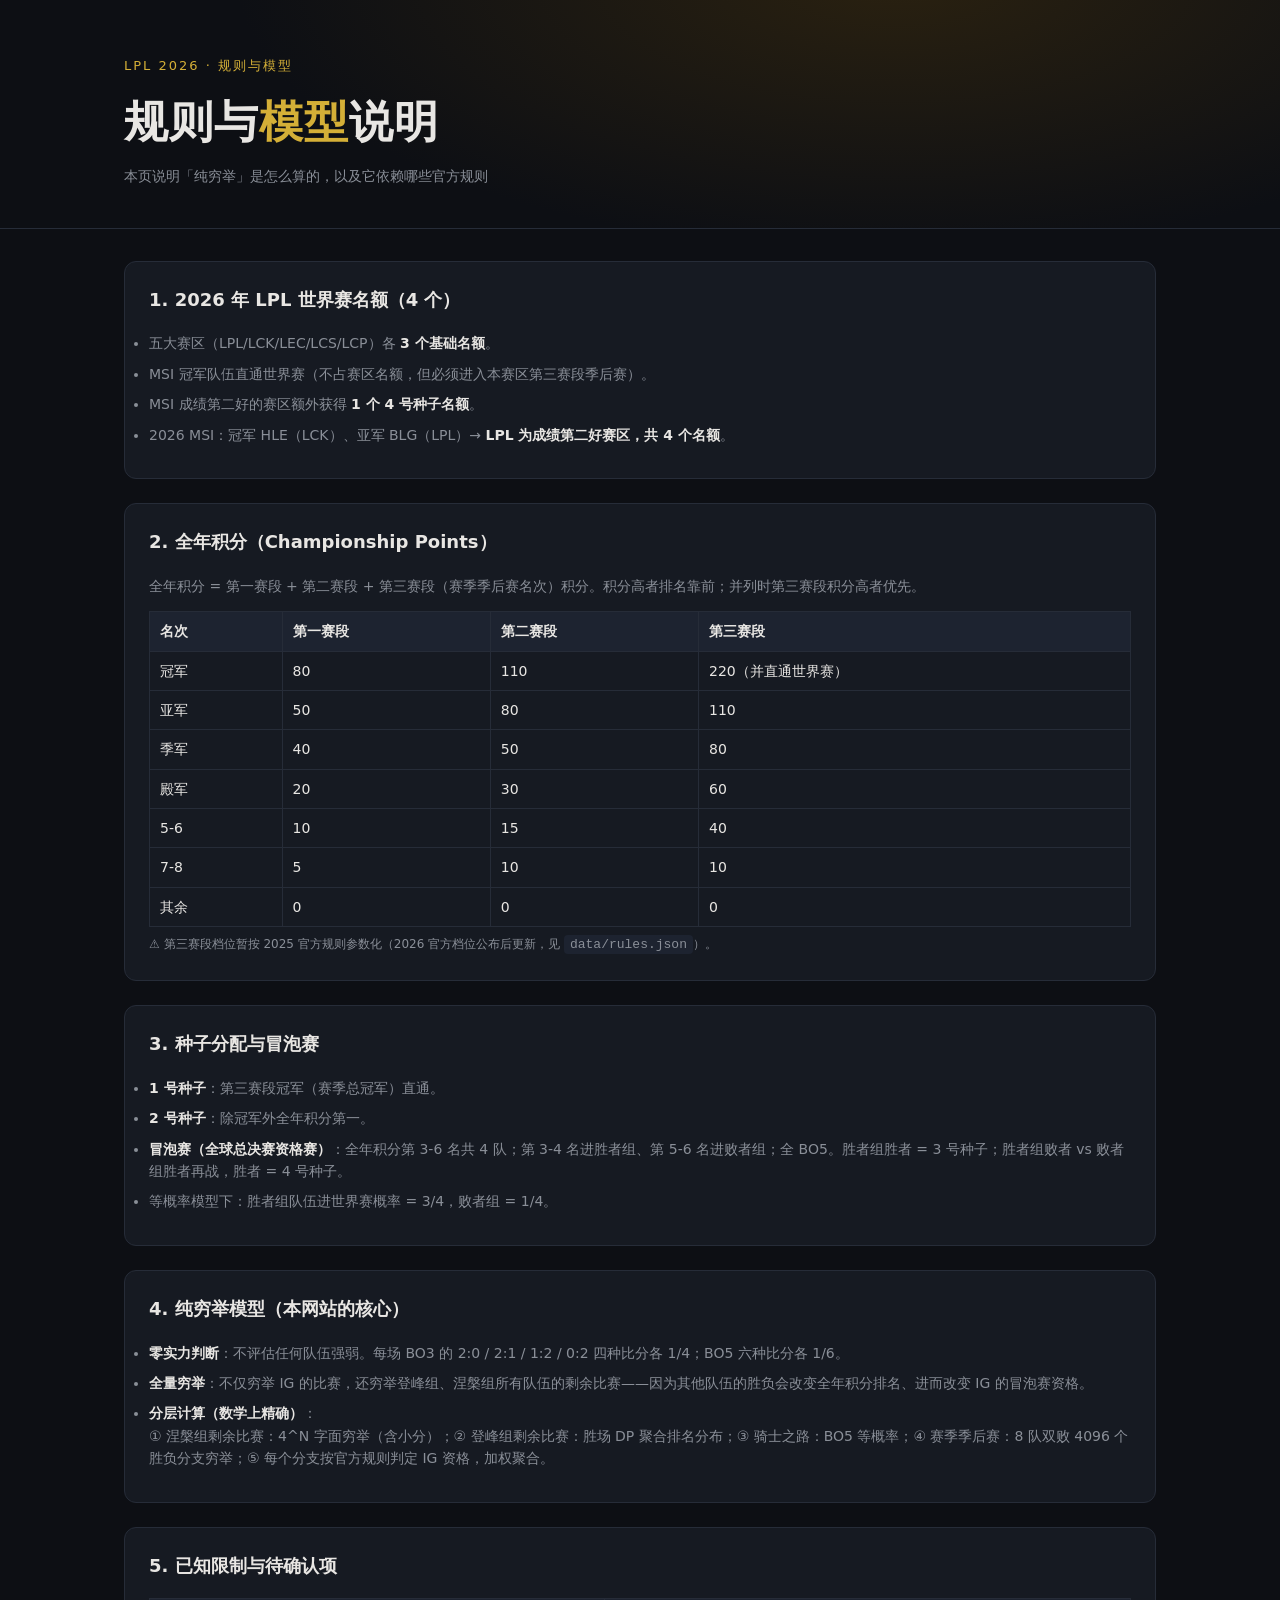
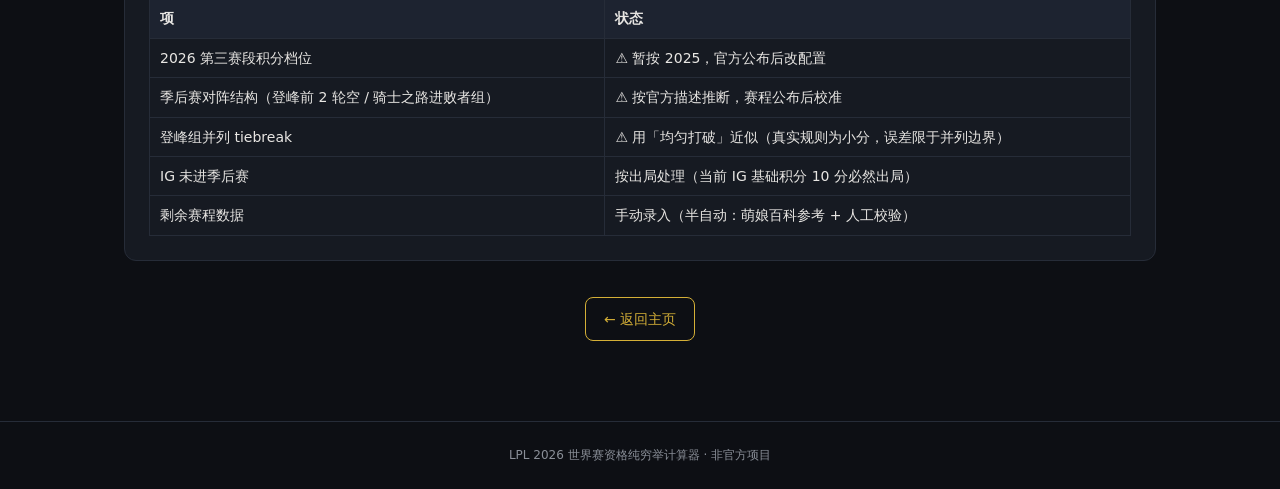
<file: docs/rules.html>
<!DOCTYPE html>
<html lang="zh-CN">
<head>
<meta charset="UTF-8">
<meta name="viewport" content="width=device-width, initial-scale=1.0">
<title>规则与模型说明 · IG 进世界赛概率</title>
<link rel="stylesheet" href="style.css">
</head>
<body>
<header class="hero">
  <div class="hero-inner">
    <div>
      <div class="kicker">LPL 2026 · 规则与模型</div>
      <h1>规则与<span class="accent">模型</span>说明</h1>
      <div class="subtitle">本页说明「纯穷举」是怎么算的，以及它依赖哪些官方规则</div>
    </div>
  </div>
</header>

<main>
  <section class="panel">
    <h2>1. 2026 年 LPL 世界赛名额（4 个）</h2>
    <ul class="model-note">
      <li>五大赛区（LPL/LCK/LEC/LCS/LCP）各 <strong>3 个基础名额</strong>。</li>
      <li>MSI 冠军队伍直通世界赛（不占赛区名额，但必须进入本赛区第三赛段季后赛）。</li>
      <li>MSI 成绩第二好的赛区额外获得 <strong>1 个 4 号种子名额</strong>。</li>
      <li>2026 MSI：冠军 HLE（LCK）、亚军 BLG（LPL）→ <strong>LPL 为成绩第二好赛区，共 4 个名额</strong>。</li>
    </ul>
  </section>

  <section class="panel">
    <h2>2. 全年积分（Championship Points）</h2>
    <p style="color:var(--muted);font-size:14px;margin-bottom:14px">
      全年积分 = 第一赛段 + 第二赛段 + 第三赛段（赛季季后赛名次）积分。积分高者排名靠前；并列时第三赛段积分高者优先。</p>
    <table>
      <tr><th>名次</th><th>第一赛段</th><th>第二赛段</th><th>第三赛段</th></tr>
      <tr><td>冠军</td><td>80</td><td>110</td><td>220（并直通世界赛）</td></tr>
      <tr><td>亚军</td><td>50</td><td>80</td><td>110</td></tr>
      <tr><td>季军</td><td>40</td><td>50</td><td>80</td></tr>
      <tr><td>殿军</td><td>20</td><td>30</td><td>60</td></tr>
      <tr><td>5-6</td><td>10</td><td>15</td><td>40</td></tr>
      <tr><td>7-8</td><td>5</td><td>10</td><td>10</td></tr>
      <tr><td>其余</td><td>0</td><td>0</td><td>0</td></tr>
    </table>
    <p style="color:var(--muted);font-size:12px;margin-top:8px">⚠️ 第三赛段档位暂按 2025 官方规则参数化（2026 官方档位公布后更新，见 <code>data/rules.json</code>）。</p>
  </section>

  <section class="panel">
    <h2>3. 种子分配与冒泡赛</h2>
    <ul class="model-note">
      <li><strong>1 号种子</strong>：第三赛段冠军（赛季总冠军）直通。</li>
      <li><strong>2 号种子</strong>：除冠军外全年积分第一。</li>
      <li><strong>冒泡赛（全球总决赛资格赛）</strong>：全年积分第 3-6 名共 4 队；第 3-4 名进胜者组、第 5-6 名进败者组；全 BO5。胜者组胜者 = 3 号种子；胜者组败者 vs 败者组胜者再战，胜者 = 4 号种子。</li>
      <li>等概率模型下：胜者组队伍进世界赛概率 = 3/4，败者组 = 1/4。</li>
    </ul>
  </section>

  <section class="panel">
    <h2>4. 纯穷举模型（本网站的核心）</h2>
    <ul class="model-note">
      <li><strong>零实力判断</strong>：不评估任何队伍强弱。每场 BO3 的 2:0 / 2:1 / 1:2 / 0:2 四种比分各 1/4；BO5 六种比分各 1/6。</li>
      <li><strong>全量穷举</strong>：不仅穷举 IG 的比赛，还穷举登峰组、涅槃组所有队伍的剩余比赛——因为其他队伍的胜负会改变全年积分排名、进而改变 IG 的冒泡赛资格。</li>
      <li><strong>分层计算（数学上精确）</strong>：
        <br>① 涅槃组剩余比赛：4^N 字面穷举（含小分）；② 登峰组剩余比赛：胜场 DP 聚合排名分布；③ 骑士之路：BO5 等概率；④ 赛季季后赛：8 队双败 4096 个胜负分支穷举；⑤ 每个分支按官方规则判定 IG 资格，加权聚合。
      </li>
    </ul>
  </section>

  <section class="panel">
    <h2>5. 已知限制与待确认项</h2>
    <table>
      <tr><th>项</th><th>状态</th></tr>
      <tr><td>2026 第三赛段积分档位</td><td>⚠️ 暂按 2025，官方公布后改配置</td></tr>
      <tr><td>季后赛对阵结构（登峰前 2 轮空 / 骑士之路进败者组）</td><td>⚠️ 按官方描述推断，赛程公布后校准</td></tr>
      <tr><td>登峰组并列 tiebreak</td><td>⚠️ 用「均匀打破」近似（真实规则为小分，误差限于并列边界）</td></tr>
      <tr><td>IG 未进季后赛</td><td>按出局处理（当前 IG 基础积分 10 分必然出局）</td></tr>
      <tr><td>剩余赛程数据</td><td>手动录入（半自动：萌娘百科参考 + 人工校验）</td></tr>
    </table>
  </section>

  <p style="text-align:center;margin-top:24px"><a class="btn" href="index.html">← 返回主页</a></p>
</main>

<footer>LPL 2026 世界赛资格纯穷举计算器 · 非官方项目</footer>
</body>
</html>
</file>
<file: docs/style.css>
:root {
  --bg: #0d0f14;
  --panel: #161a22;
  --line: #262c38;
  --text: #e8e6e3;
  --muted: #8a8f98;
  --ig: #e8e6e3;
  --gold: #d4af37;
  --seed1: #d4af37;
  --seed2: #c9a06c;
  --seed3: #6ea8fe;
  --seed4: #9d7bd8;
  --out: #4a5160;
}
* { box-sizing: border-box; margin: 0; padding: 0; }
body {
  background: var(--bg); color: var(--text);
  font-family: "PingFang SC", "Microsoft YaHei", system-ui, sans-serif;
  line-height: 1.6;
}
.hero { border-bottom: 1px solid var(--line);
  background: radial-gradient(1200px 500px at 70% -10%, #2a2110 0%, var(--bg) 55%); }
.hero-inner { max-width: 1080px; margin: 0 auto; padding: 56px 24px 40px;
  display: flex; justify-content: space-between; align-items: center; gap: 24px; flex-wrap: wrap; }
.kicker { color: var(--gold); font-size: 13px; letter-spacing: 2px; margin-bottom: 10px; }
h1 { font-size: 44px; font-weight: 800; letter-spacing: 1px; }
h1 .accent { color: var(--gold); }
.subtitle { color: var(--muted); margin-top: 8px; font-size: 14px; }
.hero-right { text-align: right; }
.big-number { font-size: 84px; font-weight: 900; color: var(--gold); line-height: 1; }
.big-label { color: var(--muted); font-size: 13px; margin-top: 8px; }
.stage-badge {
  display: inline-block; margin-top: 10px; padding: 6px 14px;
  background: rgba(212, 175, 55, .12); border: 1px solid var(--gold);
  color: var(--gold); border-radius: 999px; font-size: 13px; font-weight: 600;
}
main { max-width: 1080px; margin: 0 auto; padding: 32px 24px 80px; }
.cards { display: grid; grid-template-columns: repeat(4, 1fr); gap: 16px; margin-bottom: 32px; }
.card { background: var(--panel); border: 1px solid var(--line); border-radius: 12px; padding: 20px; }
.card-title { color: var(--muted); font-size: 13px; }
.card-num { font-size: 34px; font-weight: 800; margin: 6px 0; }
.card-desc { color: var(--muted); font-size: 12px; }
.panel { background: var(--panel); border: 1px solid var(--line); border-radius: 12px;
  padding: 24px; margin-bottom: 24px; }
.panel h2 { font-size: 18px; margin-bottom: 18px; }
.bar-row { display: flex; align-items: center; gap: 12px; margin-bottom: 12px; }
.bar-label { width: 88px; font-size: 13px; color: var(--muted); }
.bar-track { flex: 1; height: 18px; background: #0d0f14; border-radius: 9px; overflow: hidden; }
.bar-fill { height: 100%; border-radius: 9px; width: 0%; transition: width .6s ease; }
.bar-fill.seed1 { background: var(--seed1); }
.bar-fill.seed2 { background: var(--seed2); }
.bar-fill.seed3 { background: var(--seed3); }
.bar-fill.seed4 { background: var(--seed4); }
.bar-fill.out { background: var(--out); }
.bar-pct { width: 72px; text-align: right; font-variant-numeric: tabular-nums; font-size: 14px; }
.meta { color: var(--muted); font-size: 13px; margin-top: 12px; }
.chart { width: 100%; height: 320px; }
.chart-empty { color: var(--muted); padding: 40px 0; text-align: center; }
.model-note ul { padding-left: 20px; }
.model-note li { margin-bottom: 8px; color: var(--muted); font-size: 14px; }
.model-note strong { color: var(--text); }
.btn { display: inline-block; margin-top: 12px; padding: 10px 18px; border: 1px solid var(--gold);
  color: var(--gold); border-radius: 8px; text-decoration: none; font-size: 14px; }
.btn:hover { background: rgba(212, 175, 55, .1); }
footer { border-top: 1px solid var(--line); color: var(--muted); text-align: center;
  padding: 24px; font-size: 12px; }
table { width: 100%; border-collapse: collapse; font-size: 14px; }
th, td { border: 1px solid var(--line); padding: 8px 10px; text-align: left; }
th { background: #1d2330; }
code { background: #1d2330; padding: 2px 6px; border-radius: 4px; font-size: 13px; }
@media (max-width: 760px) {
  .cards { grid-template-columns: repeat(2, 1fr); }
  .big-number { font-size: 60px; }
  h1 { font-size: 32px; }
}

/* ===== 赛程模块 ===== */
.muted.small { font-size: 12px; font-weight: normal; color: var(--muted); }
.schedule-bar { display: flex; align-items: center; gap: 10px; margin-bottom: 14px; flex-wrap: wrap; }
#team-search {
  flex: 1; min-width: 200px; padding: 9px 14px; border-radius: 8px;
  border: 1px solid var(--line); background: #0d0f14; color: var(--text);
  font-size: 14px; outline: none;
}
#team-search:focus { border-color: var(--gold); }
.tag {
  padding: 8px 16px; border-radius: 999px; border: 1px solid var(--line);
  background: transparent; color: var(--muted); font-size: 13px; cursor: pointer;
}
.tag.active { background: var(--gold); color: #0d0f14; border-color: var(--gold); font-weight: 700; }
.tag:hover { border-color: var(--gold); }
.schedule-scroll {
  display: flex; gap: 10px; overflow-x: auto; padding: 4px 2px 10px;
  scrollbar-width: thin; scrollbar-color: var(--line) transparent;
}
.schedule-scroll::-webkit-scrollbar { height: 6px; }
.schedule-scroll::-webkit-scrollbar-thumb { background: var(--line); border-radius: 3px; }
.match-card {
  flex: 0 0 auto; min-width: 168px; background: #0d0f14;
  border: 1px solid var(--line); border-radius: 10px; padding: 12px 14px;
  display: flex; flex-direction: column; gap: 6px;
}
.match-card.future { border-color: rgba(212, 175, 55, .35); }
.match-card.done { opacity: .75; }
.m-date { font-size: 12px; color: var(--muted); }
.m-team { font-size: 14px; font-weight: 600; }
.m-team.win { color: var(--gold); }
.ig-dot {
  display: inline-block; background: rgba(212, 175, 55, .18); color: var(--gold);
  border: 1px solid rgba(212, 175, 55, .4); padding: 0 6px; border-radius: 4px;
  font-size: 12px; font-weight: 800;
}
.m-score { font-size: 16px; font-weight: 800; color: var(--text); letter-spacing: 1px; }

/* ===== 比赛影响分析 ===== */
.pos { color: #4cd97b; }
.neg { color: #ff6b6b; }
.delta { font-size: 12px; opacity: .85; }
.next-card { border: 1px solid rgba(212, 175, 55, .35); border-radius: 10px; padding: 14px 16px; margin-bottom: 14px; }
.next-title { font-size: 15px; font-weight: 700; margin-bottom: 10px; }
.next-rows { display: flex; gap: 24px; flex-wrap: wrap; }
.next-row { display: flex; align-items: center; gap: 10px; font-size: 14px; }
.next-row span { color: var(--muted); }
.next-row b { font-size: 16px; }
.impact-title { color: var(--muted); font-size: 13px; margin-bottom: 10px; }
.impact-group { margin-bottom: 16px; }
.impact-group:last-child { margin-bottom: 0; }
.impact-row {
  display: flex; align-items: center; gap: 14px; padding: 9px 4px;
  border-bottom: 1px solid var(--line); font-size: 14px;
}
.impact-row:last-child { border-bottom: none; }
.i-date { color: var(--muted); font-size: 13px; width: 52px; }
.i-match { font-weight: 600; min-width: 130px; }
.i-winner { color: var(--muted); font-size: 13px; flex: 1; }
</file>
